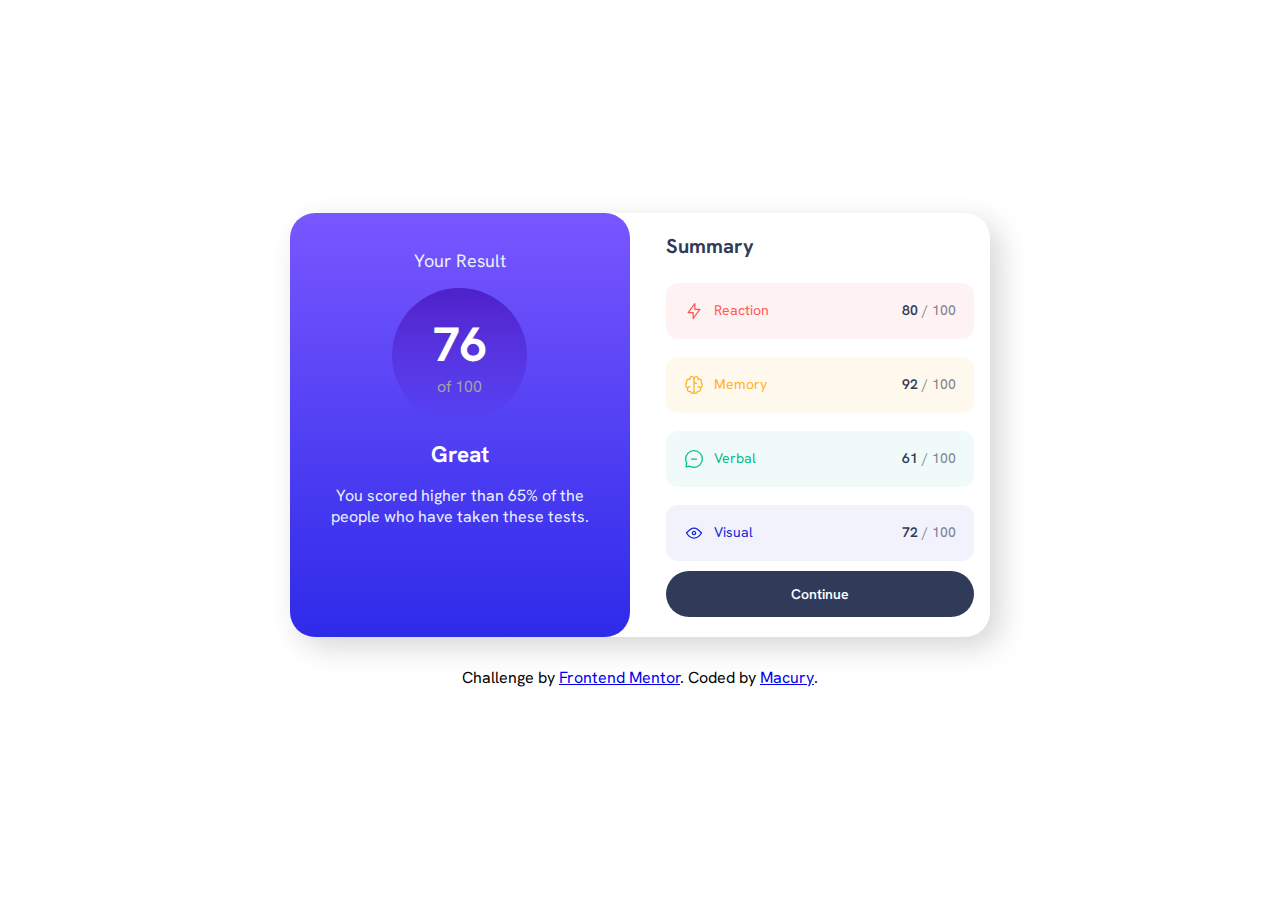
<file: index.html>
<!DOCTYPE html>
<html lang="en">
  <head>
    <meta charset="UTF-8" />
    <meta name="viewport" content="width=device-width, initial-scale=1.0" />
    <!-- displays site properly based on user's device -->

    <link rel="stylesheet" href="style.css" />

    <!-- google fonts -->
    <link rel="preconnect" href="https://fonts.googleapis.com" />
    <link rel="preconnect" href="https://fonts.gstatic.com" crossorigin />
    <link
      href="https://fonts.googleapis.com/css2?family=Hanken+Grotesk:wght@400;500;600;700&display=swap"
      rel="stylesheet"
    />

    <link
      rel="icon"
      type="image/png"
      sizes="32x32"
      href="./assets/images/favicon-32x32.png"
    />

    <title>Frontend Mentor | Results summary component</title>
  </head>
  <body>
    <div class="wrapper">
      <div class="card">
        <div class="bg-purple">
          <p class="your-result pale-blue">Your Result</p>
          <div class="circle">
            <h1>76</h1>
            <p>of 100</p>
          </div>
          <div class="information">
            <h2>Great</h2>
            <p class="pale-blue">
              You scored higher than 65% of the people who have taken these
              tests.
            </p>
          </div>
        </div>
        <div class="bg-white">
          <h3 class="summary">Summary</h3>
          <div class="details">
            <div class="detail">
              <div class="left">
                <svg
                  xmlns="http://www.w3.org/2000/svg"
                  width="20"
                  height="20"
                  fill="none"
                  viewBox="0 0 20 20"
                >
                  <path
                    stroke="#F55"
                    stroke-linecap="round"
                    stroke-linejoin="round"
                    stroke-width="1.25"
                    d="M10.833 8.333V2.5l-6.666 9.167h5V17.5l6.666-9.167h-5Z"
                  />
                </svg>
                <p class="reaction">Reaction</p>
              </div>
              <p>
                <span class="top">80</span> <span class="bottom">/ 100</span>
              </p>
            </div>
            <div class="detail">
              <div class="left">
                <svg
                  xmlns="http://www.w3.org/2000/svg"
                  width="20"
                  height="20"
                  fill="none"
                  viewBox="0 0 20 20"
                >
                  <path
                    stroke="#FFB21E"
                    stroke-linecap="round"
                    stroke-linejoin="round"
                    stroke-width="1.25"
                    d="M5.833 11.667a2.5 2.5 0 1 0 .834 4.858"
                  />
                  <path
                    stroke="#FFB21E"
                    stroke-linecap="round"
                    stroke-linejoin="round"
                    stroke-width="1.25"
                    d="M3.553 13.004a3.333 3.333 0 0 1-.728-5.53m.025-.067a2.083 2.083 0 0 1 2.983-2.824m.199.054A2.083 2.083 0 1 1 10 3.75v12.917a1.667 1.667 0 0 1-3.333 0M10 5.833a2.5 2.5 0 0 0 2.5 2.5m1.667 3.334a2.5 2.5 0 1 1-.834 4.858"
                  />
                  <path
                    stroke="#FFB21E"
                    stroke-linecap="round"
                    stroke-linejoin="round"
                    stroke-width="1.25"
                    d="M16.447 13.004a3.334 3.334 0 0 0 .728-5.53m-.025-.067a2.083 2.083 0 0 0-2.983-2.824M10 3.75a2.085 2.085 0 0 1 2.538-2.033 2.084 2.084 0 0 1 1.43 2.92m-.635 12.03a1.667 1.667 0 0 1-3.333 0"
                  />
                </svg>
                <p class="memory">Memory</p>
              </div>
              <p>
                <span class="top">92</span> <span class="bottom">/ 100</span>
              </p>
            </div>
            <div class="detail">
              <div class="left">
                <svg
                  xmlns="http://www.w3.org/2000/svg"
                  width="20"
                  height="20"
                  fill="none"
                  viewBox="0 0 20 20"
                >
                  <path
                    stroke="#00BB8F"
                    stroke-linecap="round"
                    stroke-linejoin="round"
                    stroke-width="1.25"
                    d="M7.5 10h5M10 18.333A8.333 8.333 0 1 0 1.667 10c0 1.518.406 2.942 1.115 4.167l-.699 3.75 3.75-.699A8.295 8.295 0 0 0 10 18.333Z"
                  />
                </svg>
                <p class="verbal">Verbal</p>
              </div>
              <p>
                <span class="top">61</span> <span class="bottom">/ 100</span>
              </p>
            </div>
            <div class="detail">
              <div class="left">
                <svg
                  xmlns="http://www.w3.org/2000/svg"
                  width="20"
                  height="20"
                  fill="none"
                  viewBox="0 0 20 20"
                >
                  <path
                    stroke="#1125D6"
                    stroke-linecap="round"
                    stroke-linejoin="round"
                    stroke-width="1.25"
                    d="M10 11.667a1.667 1.667 0 1 0 0-3.334 1.667 1.667 0 0 0 0 3.334Z"
                  />
                  <path
                    stroke="#1125D6"
                    stroke-linecap="round"
                    stroke-linejoin="round"
                    stroke-width="1.25"
                    d="M17.5 10c-1.574 2.492-4.402 5-7.5 5s-5.926-2.508-7.5-5C4.416 7.632 6.66 5 10 5s5.584 2.632 7.5 5Z"
                  />
                </svg>
                <p class="visual">Visual</p>
              </div>
              <p>
                <span class="top">72</span> <span class="bottom">/ 100</span>
              </p>
            </div>
          </div>
          <button>Continue</button>
        </div>
      </div>

      <div class="attribution">
        Challenge by
        <a href="https://www.frontendmentor.io?ref=challenge" target="_blank"
          >Frontend Mentor</a
        >. Coded by
        <a
          href="https://github.com/Macury"
          target="_blank"
          rel="noreferer noopener"
          >Macury</a
        >.
      </div>
    </div>
  </body>
</html>
</file>
<file: style.css>
* {
  box-sizing: border-box;
  margin: 0;
  padding: 0;
}
body {
  font-family: "Hanken Grotesk", sans-serif;
}
.bg-purple {
  background-image: linear-gradient(hsl(252, 100%, 67%), hsl(241, 81%, 54%));
  border-bottom-left-radius: 25px;
  border-bottom-right-radius: 25px;
  text-align: center;
  padding: 20px 0;
}
.your-result {
  font-size: 18px;
  margin: 16px 0;
}
.pale-blue {
  color: hsl(221, 100%, 96%);
}
.circle {
  background-image: linear-gradient(
    hsla(256, 72%, 46%, 1),
    hsla(241, 72%, 46%, 0)
  );
  border-radius: 50%;
  display: flex;
  flex-direction: column;
  justify-content: center;
  width: 135px;
  height: 135px;
  margin: 0 auto;
}
.circle h1 {
  color: hsl(0, 0%, 100%);
  font-size: 48px;
}
.circle p {
  color: hsl(0, 0%, 64%);
}
.information h2 {
  color: hsl(0, 0%, 100%);
  font-size: 22.5px;
  margin: 16px 0;
}
.information p {
  margin: auto;
  max-width: 280px;
}
.bg-white {
  background-color: hsl(0, 0%, 100%);
  margin: 20px auto;
  padding: 0px 16px;
  max-width: 450px;
}
.summary {
  color: hsl(224, 30%, 27%);
  font-size: 20px;
  margin-bottom: 24px;
}
.details {
  display: flex;
  flex-direction: column;
  gap: 18px;
  font-size: 14px;
}
.detail{
  border-radius: 12px;
  display: flex;
  justify-content: space-between;
  padding: 18px;
}
.left{
  display: flex;
  flex-direction: row;
  gap: 10px;
}
.icon{
  margin-right: 10px;
}
.reaction{
  color: hsl(0, 100%, 67%);
}
.memory{
  color: hsl(39, 100%, 56%);
}
.verbal{
  color: hsl(166, 100%, 37%);
}
.visual{
  color: hsl(234, 85%, 45%);
}
.top{
  color: hsl(224, 30%, 27%);
  font-weight: 600;
}
.bottom{
  color: hsla(224, 30%, 27%, 0.6);
  font-weight: 500;
}
.detail:nth-child(1){
  background-color: hsla(0, 100%, 67%, 0.08);
}
.detail:nth-child(2){
  background-color: hsla(39, 100%, 56%, 0.08);
}
.detail:nth-child(3){
  background-color: hsla(166, 100%, 37%, 0.06);
}
.detail:nth-child(4){
  background-color: hsla(234, 85%, 45%, 0.06);
}
button{
  background-color: hsl(224, 30%, 27%);
  border: transparent;
  border-radius: 100px;
  color: hsl(0, 0%, 100%);
  font: inherit;
  font-size: 14px;
  font-weight: 600;
  margin-top: 10px;
  padding: 14px;
  width: 100%;
}
button:hover{
  background-image: linear-gradient(hsl(252, 100%, 67%), hsl(241, 81%, 54%));
}

.attribution{
  margin: 30px 0;
  margin-bottom: 50px;
  padding: 0 20px;
  text-align: center;
}


@media screen and (min-width : 768px) {
  .wrapper{
    display: flex;
    flex-direction: column;
    align-items: center;
    justify-content: center;
    min-height: 100vh;
  }
  .card{
    border-radius: 25px;
    box-shadow: 10px 10px 30px hsla(0, 0%, 0%, 0.164);
    display: flex;
    min-width: 700px;
    max-width: 50%;
    gap: 20px;
  }
  .bg-purple, .bg-white{
    width: 50%;
    border-radius: 25px;
  }
  .attribution{
    margin-bottom: 0px;
  }
}
</file>
